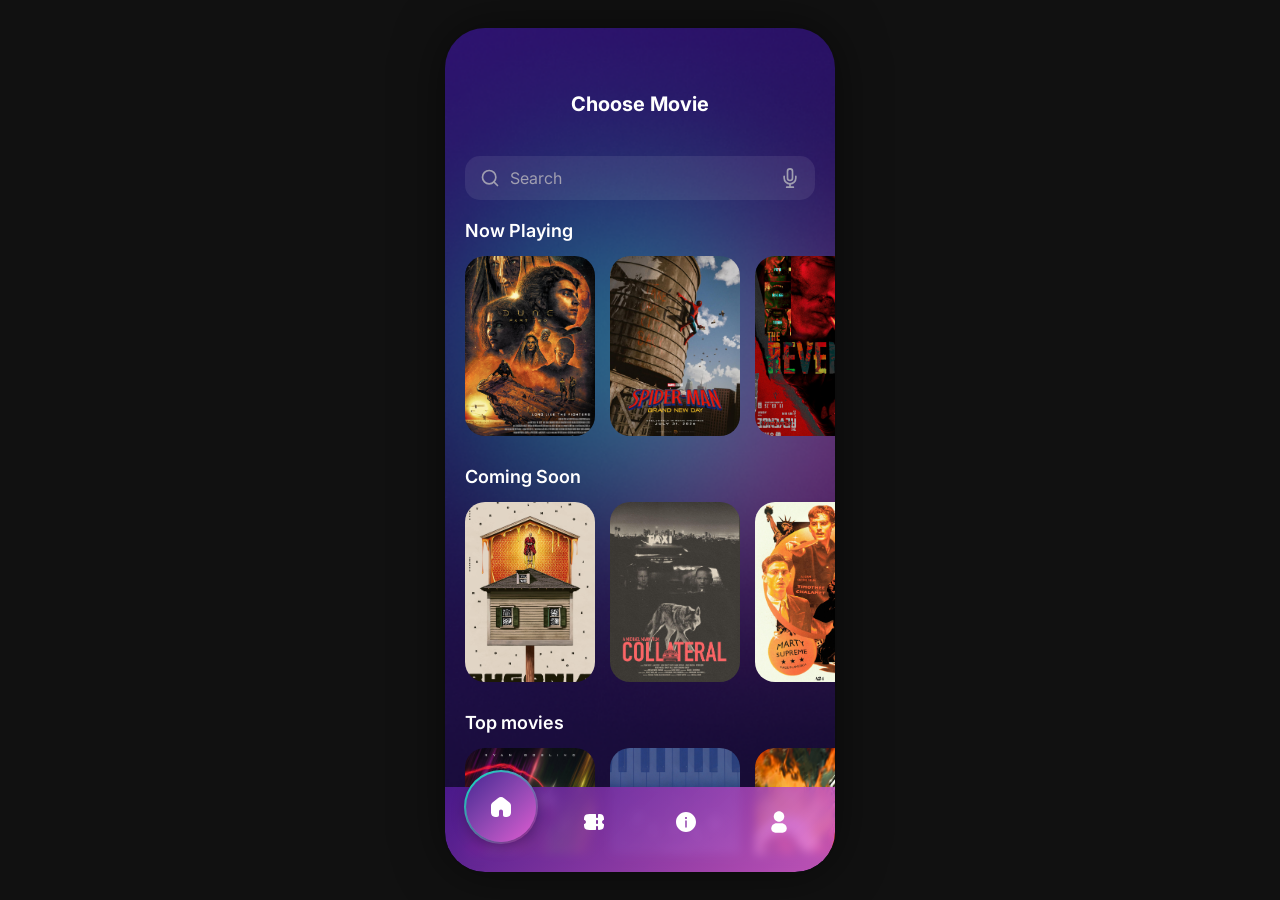
<file: index.html>
<!DOCTYPE html>
<html lang="en">
<head>
    <meta charset="UTF-8">
    <meta name="viewport" content="width=device-width, initial-scale=1.0, maximum-scale=1.0, user-scalable=no">
    <title>Choose Movie - Home</title>
    <link rel="stylesheet" href="style.css">
</head>
<body>
    <div class="app-container">
        <header class="seats-header">
            <a></a>
            <h1>Choose Movie</h1>
            <a></a>
        </header>

        <div class="search-container">
            <div class="search-box">
                <svg class="search-icon" width="20" height="20" viewBox="0 0 24 24" fill="none" stroke="#a09eb0" stroke-width="2" stroke-linecap="round" stroke-linejoin="round"><circle cx="11" cy="11" r="8"></circle><line x1="21" y1="21" x2="16.65" y2="16.65"></line></svg>
                <input type="text" placeholder="Search">
                <svg class="mic-icon" width="20" height="20" viewBox="0 0 24 24" fill="none" stroke="#a09eb0" stroke-width="2" stroke-linecap="round" stroke-linejoin="round"><path d="M12 1a3 3 0 0 0-3 3v8a3 3 0 0 0 6 0V4a3 3 0 0 0-3-3z"></path><path d="M19 10v2a7 7 0 0 1-14 0v-2"></path><line x1="12" y1="19" x2="12" y2="23"></line><line x1="8" y1="23" x2="16" y2="23"></line></svg>
            </div>
        </div>

        <main class="scrollable-content">
            <section class="movie-section">
                <h2>Now Playing</h2>
                <div class="poster-scroll">
                    <a href="movie1.html?id=docstrange" class="poster-link"><img src="poster1.jpg" alt="Poster 1" class="poster"></a>
                    <a href="movie1.html?id=spiderman" class="poster-link"><img src="poster2.jpg" alt="Poster 2" class="poster"></a>
                    
                    <a href="movie1.html?id=movie3" class="poster-link"><img src="poster3.jpg" alt="Poster 3" class="poster"></a>
                    <a href="movie1.html?id=movie4" class="poster-link"><img src="poster4.jpg" alt="Poster 4" class="poster"></a>
                </div>
            </section>

            <section class="movie-section">
                <h2>Coming Soon</h2>
                <div class="poster-scroll">
                    <a href="movie1.html?id=movie5" class="poster-link"><img src="poster7.jpg" alt="Poster 7" class="poster"></a>
                    <a href="movie1.html?id=movie6" class="poster-link"><img src="poster8.jpg" alt="Poster 8" class="poster"></a>
                    <a href="movie1.html?id=movie7" class="poster-link"><img src="poster9.jpg" alt="Poster 9" class="poster"></a>
                    <a href="movie1.html?id=movie8" class="poster-link"><img src="poster10.jpg" alt="Poster 10" class="poster"></a>
                </div>
            </section>

            <section class="movie-section last-section">
                <h2>Top movies</h2>
                <div class="poster-scroll">
                    <a href="movie1.html?id=movie9" class="poster-link"><img src="poster13.jpg" alt="Poster 13" class="poster"></a>
                    <a href="movie1.html?id=movie10" class="poster-link"><img src="poster14.jpg" alt="Poster 14" class="poster"></a>
                    <a href="movie1.html?id=movie11" class="poster-link"><img src="poster15.jpg" alt="Poster 15" class="poster"></a>
                    <a href="movie1.html?id=movie12" class="poster-link"><img src="poster16.jpg" alt="Poster 16" class="poster"></a>
                </div>
            </section>
        </main>

        <nav class="bottom-nav">
            <div class="nav-item active-nav">
                <div class="home-circlebg"></div>
                <a href="index.html" class="home-circle">
                    <svg width="24px" height="24px" viewBox="0 0 24.00 24.00" fill="none" xmlns="http://www.w3.org/2000/svg" stroke="#ffffff" stroke-width="0.00024000000000000003"><g id="SVGRepo_bgCarrier" stroke-width="0"></g><g id="SVGRepo_tracerCarrier" stroke-linecap="round" stroke-linejoin="round" stroke="#CCCCCC" stroke-width="0.24000000000000005"></g><g id="SVGRepo_iconCarrier"> <path fill-rule="evenodd" clip-rule="evenodd" d="M20.479 7.57827L15.093 3.12502C13.2787 1.62499 10.7213 1.62499 8.90703 3.12502L3.52097 7.57827C2.55059 8.38059 2 9.59705 2 10.8663V17.8109C2 20.066 3.73415 22 6 22H8C9.10457 22 10 21.1046 10 20V16.7478C10 15.4803 10.9521 14.5587 12 14.5587C13.0479 14.5587 14 15.4803 14 16.7478V20C14 21.1046 14.8954 22 16 22H18C20.2659 22 22 20.066 22 17.8109V10.8663C22 9.59706 21.4494 8.38059 20.479 7.57827Z" fill="#ffffff"></path> </g></svg>
                </a>
            </div>
            <div class="nav-item"><a href="tickets.html"><svg width="24px" height="24px" viewBox="0 0 24 24" fill="none" xmlns="http://www.w3.org/2000/svg"><g id="SVGRepo_bgCarrier" stroke-width="0"></g><g id="SVGRepo_tracerCarrier" stroke-linecap="round" stroke-linejoin="round"></g><g id="SVGRepo_iconCarrier"> <path fill-rule="evenodd" clip-rule="evenodd" d="M14.0079 19.0029L14.0137 17C14.0137 16.4477 14.4625 16 15.0162 16C15.5698 16 16.0187 16.4477 16.0187 17V18.9765C16.0187 19.458 16.0187 19.6988 16.1731 19.8464C16.3275 19.9941 16.5637 19.984 17.0362 19.964C18.8991 19.8852 20.0437 19.6332 20.8504 18.8284C21.6591 18.0218 21.911 16.8766 21.9894 15.0105C22.005 14.6405 22.0128 14.4554 21.9437 14.332C21.8746 14.2085 21.5987 14.0545 21.0469 13.7463C20.4341 13.4041 20.0199 12.7503 20.0199 12C20.0199 11.2497 20.4341 10.5959 21.0469 10.2537C21.5987 9.94554 21.8746 9.79147 21.9437 9.66803C22.0128 9.54458 22.005 9.35954 21.9894 8.98947C21.911 7.12339 21.6591 5.97823 20.8504 5.17157C19.9727 4.29604 18.6952 4.0748 16.5278 4.0189C16.2482 4.01169 16.0187 4.23718 16.0187 4.51618V7C16.0187 7.55228 15.5698 8 15.0162 8C14.4625 8 14.0137 7.55228 14.0137 7L14.0064 4.49855C14.0056 4.22298 13.7814 4 13.5052 4H9.99502C6.21439 4 4.32407 4 3.14958 5.17157C2.34091 5.97823 2.08903 7.12339 2.01058 8.98947C1.99502 9.35954 1.98724 9.54458 2.05634 9.66802C2.12545 9.79147 2.40133 9.94554 2.95308 10.2537C3.56586 10.5959 3.98007 11.2497 3.98007 12C3.98007 12.7503 3.56586 13.4041 2.95308 13.7463C2.40133 14.0545 2.12545 14.2085 2.05634 14.332C1.98724 14.4554 1.99502 14.6405 2.01058 15.0105C2.08903 16.8766 2.34091 18.0218 3.14958 18.8284C4.32407 20 6.21438 20 9.99502 20H13.0054C13.4767 20 13.7124 20 13.8591 19.8541C14.0058 19.7081 14.0065 19.4731 14.0079 19.0029ZM16.0187 13V11C16.0187 10.4477 15.5698 10 15.0162 10C14.4625 10 14.0137 10.4477 14.0137 11V13C14.0137 13.5523 14.4625 14 15.0162 14C15.5698 14 16.0187 13.5523 16.0187 13Z" fill="#ffffff"></path> </g></svg></a></div>
            <div class="nav-item"><a href="info.html"><svg width="24px" height="24px" viewBox="0 0 24 24" fill="none" xmlns="http://www.w3.org/2000/svg"><g id="SVGRepo_bgCarrier" stroke-width="0"></g><g id="SVGRepo_tracerCarrier" stroke-linecap="round" stroke-linejoin="round"></g><g id="SVGRepo_iconCarrier"> <path fill-rule="evenodd" clip-rule="evenodd" d="M22 12C22 17.5228 17.5228 22 12 22C6.47715 22 2 17.5228 2 12C2 6.47715 6.47715 2 12 2C17.5228 2 22 6.47715 22 12ZM12 17.75C12.4142 17.75 12.75 17.4142 12.75 17V11C12.75 10.5858 12.4142 10.25 12 10.25C11.5858 10.25 11.25 10.5858 11.25 11V17C11.25 17.4142 11.5858 17.75 12 17.75ZM12 7C12.5523 7 13 7.44772 13 8C13 8.55228 12.5523 9 12 9C11.4477 9 11 8.55228 11 8C11 7.44772 11.4477 7 12 7Z" fill="#ffffff"></path> </g></svg></a></div>
            <div class="nav-item"><a href="profile.html"><svg width="24px" height="24px" viewBox="0 0 24 24" fill="none" xmlns="http://www.w3.org/2000/svg"><g id="SVGRepo_bgCarrier" stroke-width="0"></g><g id="SVGRepo_tracerCarrier" stroke-linecap="round" stroke-linejoin="round"></g><g id="SVGRepo_iconCarrier"> <g id="style=fill"> <g id="profile"> <path id="vector (Stroke)" fill-rule="evenodd" clip-rule="evenodd" d="M6.75 6.5C6.75 3.6005 9.1005 1.25 12 1.25C14.8995 1.25 17.25 3.6005 17.25 6.5C17.25 9.3995 14.8995 11.75 12 11.75C9.1005 11.75 6.75 9.3995 6.75 6.5Z" fill="#ffffff"></path> <path id="rec (Stroke)" fill-rule="evenodd" clip-rule="evenodd" d="M4.25 18.5714C4.25 15.6325 6.63249 13.25 9.57143 13.25H14.4286C17.3675 13.25 19.75 15.6325 19.75 18.5714C19.75 20.8792 17.8792 22.75 15.5714 22.75H8.42857C6.12081 22.75 4.25 20.8792 4.25 18.5714Z" fill="#ffffff"></path> </g> </g> </g></svg></a></div>
        </nav>
    </div>
</body>
</html>
</file>
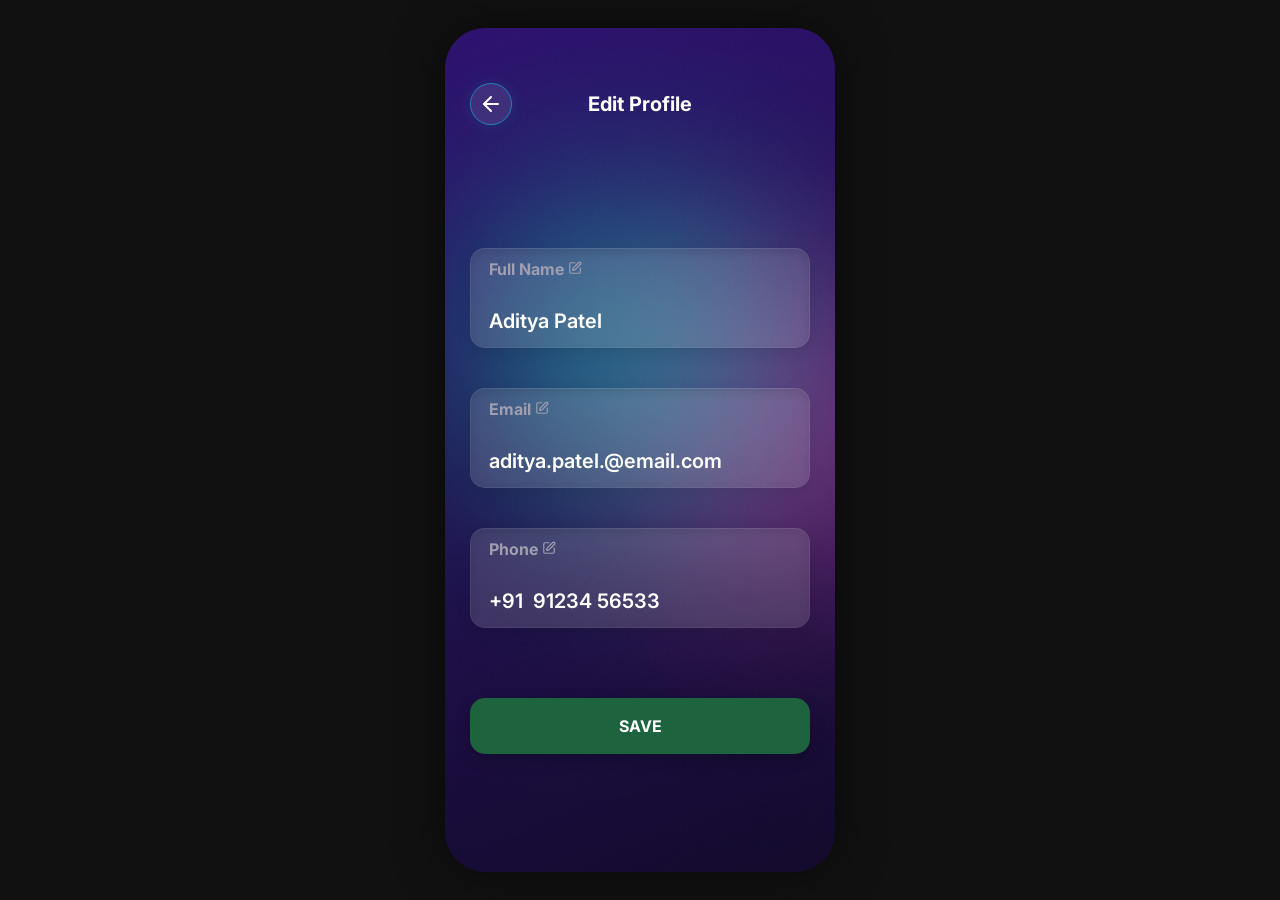
<file: editprofile.html>
<!DOCTYPE html>
<html lang="en">
<head>
    <meta charset="UTF-8">
    <meta name="viewport" content="width=device-width, initial-scale=1.0, maximum-scale=1.0, user-scalable=no">
    <title>Edit Profile</title>
    <link rel="stylesheet" href="style.css">
</head>
<body>
    <div class="app-container ">
        
        <header class="edit-profile-header">
            <a href="info.html" class="icon-btn">
                <svg width="24" height="24" viewBox="0 0 24 24" fill="none" stroke="white" stroke-width="2" stroke-linecap="round" stroke-linejoin="round"><line x1="19" y1="12" x2="5" y2="12"></line><polyline points="12 19 5 12 12 5"></polyline></svg>
            </a>
            <h1>Edit Profile</h1>
        </header>

        <main class="edit-profile-main scrollable-content">
            
           <br><br><br><br><br><br>

            <form class="profile-form">
                
                <div class="glass-input-group">
                    <label for="full-name">Full Name    <svg xmlns="http://www.w3.org/2000/svg" width="14" height="14" viewBox="0 0 24 24" fill="none" stroke="#a09eb0" stroke-width="2" stroke-linecap="round" stroke-linejoin="round" class="lucide lucide-square-pen-icon lucide-square-pen"><path d="M12 3H5a2 2 0 0 0-2 2v14a2 2 0 0 0 2 2h14a2 2 0 0 0 2-2v-7"/><path d="M18.375 2.625a1 1 0 0 1 3 3l-9.013 9.014a2 2 0 0 1-.853.505l-2.873.84a.5.5 0 0 1-.62-.62l.84-2.873a2 2 0 0 1 .506-.852z"/></svg></label>
                    <br><input type="text" id="full-name" class="glass-input" value="Aditya Patel">
                </div>
<br><br>
                <div class="glass-input-group">
                    <label for="email">Email    <svg xmlns="http://www.w3.org/2000/svg" width="14" height="14" viewBox="0 0 24 24" fill="none" stroke="#a09eb0" stroke-width="2" stroke-linecap="round" stroke-linejoin="round" class="lucide lucide-square-pen-icon lucide-square-pen"><path d="M12 3H5a2 2 0 0 0-2 2v14a2 2 0 0 0 2 2h14a2 2 0 0 0 2-2v-7"/><path d="M18.375 2.625a1 1 0 0 1 3 3l-9.013 9.014a2 2 0 0 1-.853.505l-2.873.84a.5.5 0 0 1-.62-.62l.84-2.873a2 2 0 0 1 .506-.852z"/></svg></label>
                   <br> <input type="email" id="email" class="glass-input" value="aditya.patel.@email.com">
                </div>
<br><br>
                <div class="glass-input-group">
                    <label for="phone">Phone    <svg xmlns="http://www.w3.org/2000/svg" width="14" height="14" viewBox="0 0 24 24" fill="none" stroke="#a09eb0" stroke-width="2" stroke-linecap="round" stroke-linejoin="round" class="lucide lucide-square-pen-icon lucide-square-pen"><path d="M12 3H5a2 2 0 0 0-2 2v14a2 2 0 0 0 2 2h14a2 2 0 0 0 2-2v-7"/><path d="M18.375 2.625a1 1 0 0 1 3 3l-9.013 9.014a2 2 0 0 1-.853.505l-2.873.84a.5.5 0 0 1-.62-.62l.84-2.873a2 2 0 0 1 .506-.852z"/></svg></label>
                    <br><input type="tel" id="phone" class="glass-input icon-padded-input" value="+91  91234 56533">
                </div>
                <br><br><br>

                <button type="button" class="save-changes-btn" onclick="window.location.href='index.html'">SAVE</button>
                
            </form>
        </main>

    </div>
</body>
</html>
</file>
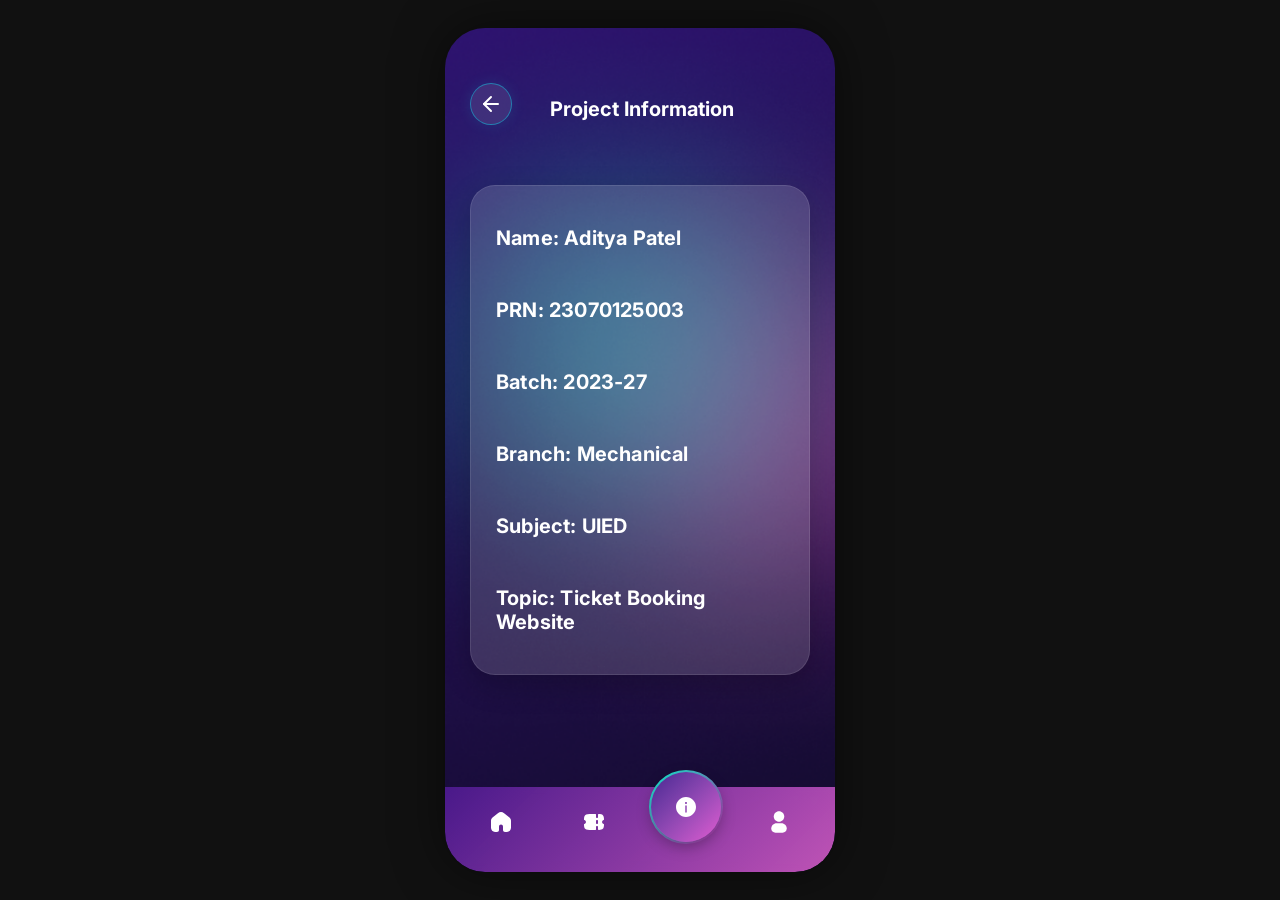
<file: info.html>
<!DOCTYPE html>
<html lang="en">
<head>
    <meta charset="UTF-8">
    <meta name="viewport" content="width=device-width, initial-scale=1.0, maximum-scale=1.0, user-scalable=no">
    <title> Project Info</title>
    <link rel="stylesheet" href="style.css">
</head>
<body>
    <div class="app-container">
        
        <header class="seats-header">
            <a href="index.html" class="icon-btn">
                <svg width="24" height="24" viewBox="0 0 24 24" fill="none" stroke="white" stroke-width="2" stroke-linecap="round" stroke-linejoin="round"><line x1="19" y1="12" x2="5" y2="12"></line><polyline points="12 19 5 12 12 5"></polyline></svg>
            </a>
            <h1>Project Information</h1>
            <a></a><a></a>
        </header>

        <main class="info-container">
            <div class="info-card">
                <p>Name: Aditya Patel</p>
                <br>
                <p>PRN: 23070125003</p>
                <br>
                <p>Batch: 2023-27</p>
                <br>
                <p>Branch: Mechanical</p>
                <br>
                <p>Subject: UIED</p>
                <br>
                <p>Topic: Ticket Booking Website</p>
            </div>
        </main>

        <nav class="bottom-nav">
            <div class="nav-item">
                <a href="index.html">
                    <svg width="24px" height="24px" viewBox="0 0 24.00 24.00" fill="none" xmlns="http://www.w3.org/2000/svg" stroke="#ffffff" stroke-width="0.00024000000000000003"><g id="SVGRepo_bgCarrier" stroke-width="0"></g><g id="SVGRepo_tracerCarrier" stroke-linecap="round" stroke-linejoin="round" stroke="#CCCCCC" stroke-width="0.24000000000000005"></g><g id="SVGRepo_iconCarrier"> <path fill-rule="evenodd" clip-rule="evenodd" d="M20.479 7.57827L15.093 3.12502C13.2787 1.62499 10.7213 1.62499 8.90703 3.12502L3.52097 7.57827C2.55059 8.38059 2 9.59705 2 10.8663V17.8109C2 20.066 3.73415 22 6 22H8C9.10457 22 10 21.1046 10 20V16.7478C10 15.4803 10.9521 14.5587 12 14.5587C13.0479 14.5587 14 15.4803 14 16.7478V20C14 21.1046 14.8954 22 16 22H18C20.2659 22 22 20.066 22 17.8109V10.8663C22 9.59706 21.4494 8.38059 20.479 7.57827Z" fill="#ffffff"></path> </g></svg>                </a>
            </div>
            
    

            <div class="nav-item">
                <a href="tickets.html">
                    <svg width="24px" height="24px" viewBox="0 0 24 24" fill="none" xmlns="http://www.w3.org/2000/svg"><g id="SVGRepo_bgCarrier" stroke-width="0"></g><g id="SVGRepo_tracerCarrier" stroke-linecap="round" stroke-linejoin="round"></g><g id="SVGRepo_iconCarrier"> <path fill-rule="evenodd" clip-rule="evenodd" d="M14.0079 19.0029L14.0137 17C14.0137 16.4477 14.4625 16 15.0162 16C15.5698 16 16.0187 16.4477 16.0187 17V18.9765C16.0187 19.458 16.0187 19.6988 16.1731 19.8464C16.3275 19.9941 16.5637 19.984 17.0362 19.964C18.8991 19.8852 20.0437 19.6332 20.8504 18.8284C21.6591 18.0218 21.911 16.8766 21.9894 15.0105C22.005 14.6405 22.0128 14.4554 21.9437 14.332C21.8746 14.2085 21.5987 14.0545 21.0469 13.7463C20.4341 13.4041 20.0199 12.7503 20.0199 12C20.0199 11.2497 20.4341 10.5959 21.0469 10.2537C21.5987 9.94554 21.8746 9.79147 21.9437 9.66803C22.0128 9.54458 22.005 9.35954 21.9894 8.98947C21.911 7.12339 21.6591 5.97823 20.8504 5.17157C19.9727 4.29604 18.6952 4.0748 16.5278 4.0189C16.2482 4.01169 16.0187 4.23718 16.0187 4.51618V7C16.0187 7.55228 15.5698 8 15.0162 8C14.4625 8 14.0137 7.55228 14.0137 7L14.0064 4.49855C14.0056 4.22298 13.7814 4 13.5052 4H9.99502C6.21439 4 4.32407 4 3.14958 5.17157C2.34091 5.97823 2.08903 7.12339 2.01058 8.98947C1.99502 9.35954 1.98724 9.54458 2.05634 9.66802C2.12545 9.79147 2.40133 9.94554 2.95308 10.2537C3.56586 10.5959 3.98007 11.2497 3.98007 12C3.98007 12.7503 3.56586 13.4041 2.95308 13.7463C2.40133 14.0545 2.12545 14.2085 2.05634 14.332C1.98724 14.4554 1.99502 14.6405 2.01058 15.0105C2.08903 16.8766 2.34091 18.0218 3.14958 18.8284C4.32407 20 6.21438 20 9.99502 20H13.0054C13.4767 20 13.7124 20 13.8591 19.8541C14.0058 19.7081 14.0065 19.4731 14.0079 19.0029ZM16.0187 13V11C16.0187 10.4477 15.5698 10 15.0162 10C14.4625 10 14.0137 10.4477 14.0137 11V13C14.0137 13.5523 14.4625 14 15.0162 14C15.5698 14 16.0187 13.5523 16.0187 13Z" fill="#ffffff"></path> </g></svg>
                </a>
            </div>

            <div class="nav-item active-nav">
                <div class="home-circlebg"></div>
                <div class="home-circle">
                    <svg width="24px" height="24px" viewBox="0 0 24 24" fill="none" xmlns="http://www.w3.org/2000/svg"><g id="SVGRepo_bgCarrier" stroke-width="0"></g><g id="SVGRepo_tracerCarrier" stroke-linecap="round" stroke-linejoin="round"></g><g id="SVGRepo_iconCarrier"> <path fill-rule="evenodd" clip-rule="evenodd" d="M22 12C22 17.5228 17.5228 22 12 22C6.47715 22 2 17.5228 2 12C2 6.47715 6.47715 2 12 2C17.5228 2 22 6.47715 22 12ZM12 17.75C12.4142 17.75 12.75 17.4142 12.75 17V11C12.75 10.5858 12.4142 10.25 12 10.25C11.5858 10.25 11.25 10.5858 11.25 11V17C11.25 17.4142 11.5858 17.75 12 17.75ZM12 7C12.5523 7 13 7.44772 13 8C13 8.55228 12.5523 9 12 9C11.4477 9 11 8.55228 11 8C11 7.44772 11.4477 7 12 7Z" fill="#ffffff"></path> </g></svg>
                </div>
            </div>

            <div class="nav-item">
            <div class="nav-item"><a href="profile.html"><svg width="24px" height="24px" viewBox="0 0 24 24" fill="none" xmlns="http://www.w3.org/2000/svg"><g id="SVGRepo_bgCarrier" stroke-width="0"></g><g id="SVGRepo_tracerCarrier" stroke-linecap="round" stroke-linejoin="round"></g><g id="SVGRepo_iconCarrier"> <g id="style=fill"> <g id="profile"> <path id="vector (Stroke)" fill-rule="evenodd" clip-rule="evenodd" d="M6.75 6.5C6.75 3.6005 9.1005 1.25 12 1.25C14.8995 1.25 17.25 3.6005 17.25 6.5C17.25 9.3995 14.8995 11.75 12 11.75C9.1005 11.75 6.75 9.3995 6.75 6.5Z" fill="#ffffff"></path> <path id="rec (Stroke)" fill-rule="evenodd" clip-rule="evenodd" d="M4.25 18.5714C4.25 15.6325 6.63249 13.25 9.57143 13.25H14.4286C17.3675 13.25 19.75 15.6325 19.75 18.5714C19.75 20.8792 17.8792 22.75 15.5714 22.75H8.42857C6.12081 22.75 4.25 20.8792 4.25 18.5714Z" fill="#ffffff"></path> </g> </g> </g></svg></a></div>
            </div>
        </nav>
    </div>
</body>
</html>
</file>
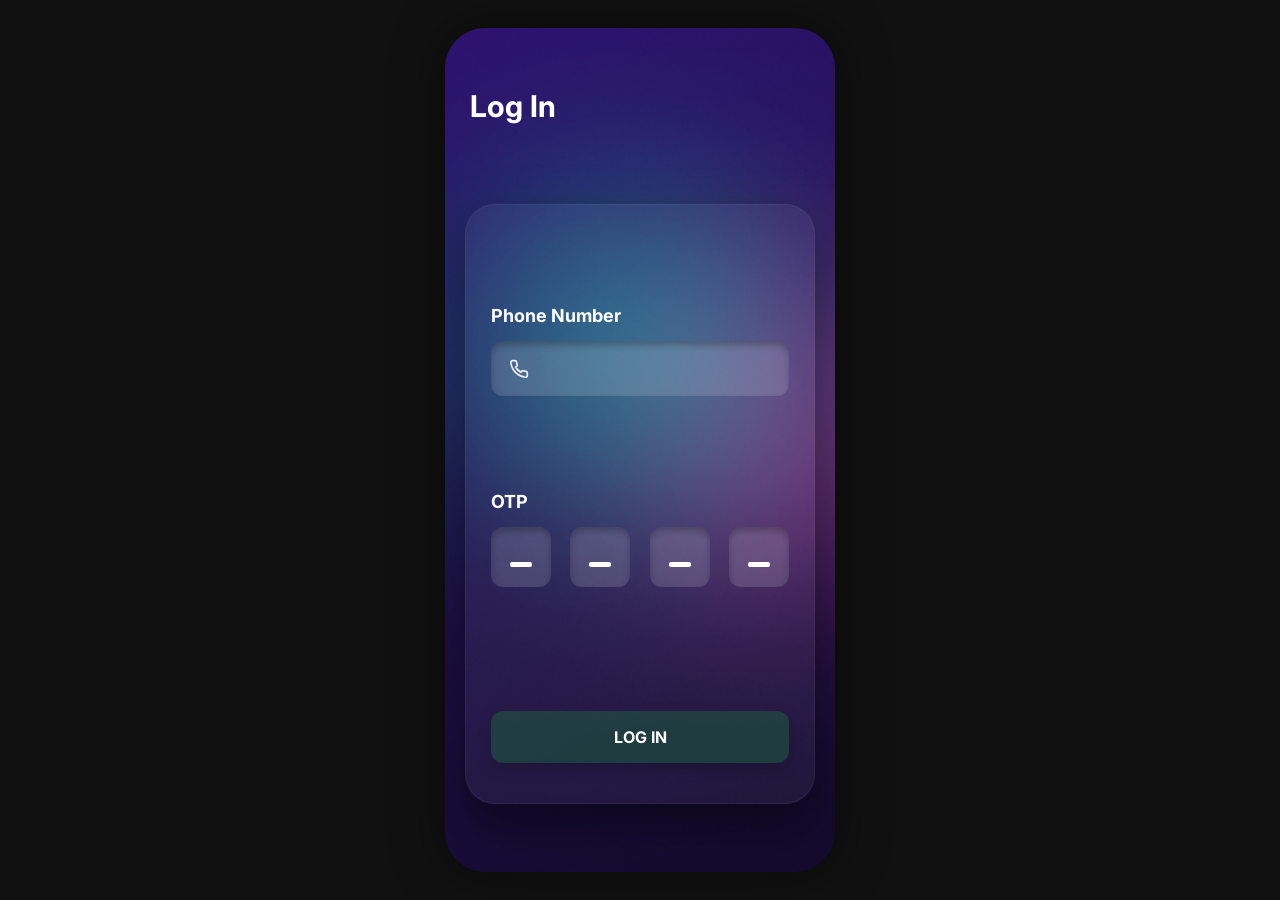
<file: login.html>
<!DOCTYPE html>
<html lang="en">
<head>
    <meta charset="UTF-8">
    <meta name="viewport" content="width=device-width, initial-scale=1.0, maximum-scale=1.0, user-scalable=no">
    <title>Log In</title>
    <link rel="stylesheet" href="style.css">
</head>
<body>
    <div class="app-container">
        <h2 class="login-title">Log In</h2>
        
        <div class="login-wrapper">
            <div class="login-card">
                
                <div class="form-group">
                    <br><br><br>
                    <label class="form-label">Phone Number</label>
                    <div class="phone-input-container">
                        <svg class="phone-icon" width="20" height="20" viewBox="0 0 24 24" fill="none" stroke="white" stroke-width="2" stroke-linecap="round" stroke-linejoin="round">
                            <path d="M22 16.92v3a2 2 0 0 1-2.18 2 19.79 19.79 0 0 1-8.63-3.07 19.5 19.5 0 0 1-6-6 19.79 19.79 0 0 1-3.07-8.67A2 2 0 0 1 4.11 2h3a2 2 0 0 1 2 1.72 12.84 12.84 0 0 0 .7 2.81 2 2 0 0 1-.45 2.11L8.09 9.91a16 16 0 0 0 6 6l1.27-1.27a2 2 0 0 1 2.11-.45 12.84 12.84 0 0 0 2.81.7A2 2 0 0 1 22 16.92z"></path>
                        </svg>
                        <input type="tel" id="phone-input" class="login-input" placeholder="">
                    </div>
                </div>
<br><br><br>
                <div class="form-group">
                    <label class="form-label">OTP</label>
                    <div class="otp-grid">
                        <div class="otp-box-wrapper">
                            <input type="text" class="otp-input" maxlength="1" autocomplete="off">
                            <div class="otp-line"></div>
                        </div>
                        <div class="otp-box-wrapper">
                            <input type="text" class="otp-input" maxlength="1" autocomplete="off">
                            <div class="otp-line"></div>
                        </div>
                        <div class="otp-box-wrapper">
                            <input type="text" class="otp-input" maxlength="1" autocomplete="off">
                            <div class="otp-line"></div>
                        </div>
                        <div class="otp-box-wrapper">
                            <input type="text" class="otp-input" maxlength="1" autocomplete="off">
                            <div class="otp-line"></div>
                        </div>
                    </div>
                </div>

                <button id="login-btn" class="login-action-btn">LOG IN</button>

            </div>
        </div>

    </div>

    <script>
        document.addEventListener('DOMContentLoaded', () => {
            const otpInputs = document.querySelectorAll('.otp-input');
            const phoneInput = document.getElementById('phone-input');
            const loginBtn = document.getElementById('login-btn');
            
            // --- OTP UI Behavior ---
            otpInputs.forEach((input, index) => {
                input.addEventListener('input', (e) => {
                    const line = input.nextElementSibling;
                    
                    // Hide the white line if a number is entered
                    if(input.value.length > 0) {
                        line.style.opacity = '0';
                        // Auto-focus next input box
                        if(index < otpInputs.length - 1) {
                            otpInputs[index + 1].focus();
                        }
                    } else {
                        // Show line if empty
                        line.style.opacity = '1';
                    }
                });

                // Auto-focus previous input box on backspace
                input.addEventListener('keydown', (e) => {
                    if(e.key === 'Backspace' && input.value === '' && index > 0) {
                        otpInputs[index - 1].focus();
                    }
                });
            });

            // --- Login Validation Logic ---
            loginBtn.addEventListener('click', () => {
                const phoneValue = phoneInput.value.trim();
                
                // Count how many OTP boxes have a value
                let otpFilledCount = 0;
                otpInputs.forEach(input => {
                    if (input.value.trim() !== '') {
                        otpFilledCount++;
                    }
                });

                // Check conditions
                if (phoneValue === '') {
                    alert('Please enter your Phone Number.');
                } else if (otpFilledCount < 4) {
                    alert('Please enter the complete 4-digit OTP.');
                } else {
                    // Success! Redirect to home page
                    window.location.href = 'index.html';
                }
            });
        });
    </script>
</body>
</html>
</file>
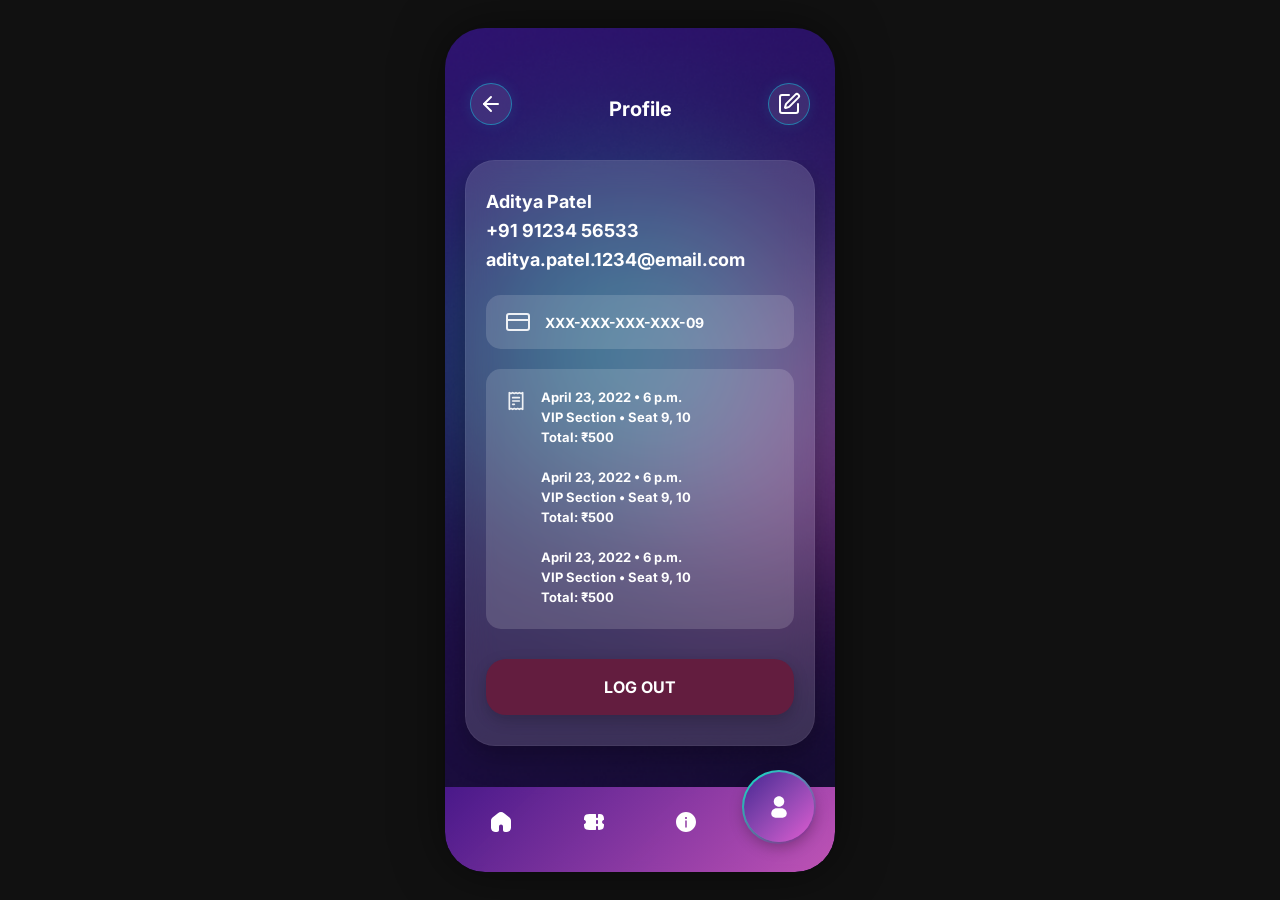
<file: profile.html>
<!DOCTYPE html>
<html lang="en">
<head>
    <meta charset="UTF-8">
    <meta name="viewport" content="width=device-width, initial-scale=1.0, maximum-scale=1.0, user-scalable=no">
    <title>Profile</title>
    <link rel="stylesheet" href="style.css">
</head>
<body>
    <div class="app-container">
        
        <header class="seats-header">
            <a href="index.html" class="icon-btn">
                <svg width="24" height="24" viewBox="0 0 24 24" fill="none" stroke="white" stroke-width="2" stroke-linecap="round" stroke-linejoin="round"><line x1="19" y1="12" x2="5" y2="12"></line><polyline points="12 19 5 12 12 5"></polyline></svg>
            </a>
            <h1>Profile</h1>
                        <a href="editprofile.html" class="icon-btn">
                <svg xmlns="http://www.w3.org/2000/svg" width="24" height="24" viewBox="0 0 24 24" fill="none" stroke="white" stroke-width="2" stroke-linecap="round" stroke-linejoin="round" class="lucide lucide-square-pen-icon lucide-square-pen"><path d="M12 3H5a2 2 0 0 0-2 2v14a2 2 0 0 0 2 2h14a2 2 0 0 0 2-2v-7"/><path d="M18.375 2.625a1 1 0 0 1 3 3l-9.013 9.014a2 2 0 0 1-.853.505l-2.873.84a.5.5 0 0 1-.62-.62l.84-2.873a2 2 0 0 1 .506-.852z"/></svg>            </button>
            </a>

        </header>

        <main class="profile-container">
            <div class="profile-card">
                
                <div class="profile-info">
                    <h2>Aditya Patel</h2>
                    <h2>+91  91234 56533</h2>
                    <h2>aditya.patel.1234@email.com</h2>
                </div>

                <div class="payment-method">
                    <svg width="24" height="24" viewBox="0 0 24 24" fill="none" stroke="white" stroke-width="2" stroke-linecap="round" stroke-linejoin="round"><rect x="1" y="4" width="22" height="16" rx="2" ry="2"></rect><line x1="1" y1="10" x2="23" y2="10"></line></svg>
                    <span>XXX-XXX-XXX-XXX-09</span>
                </div>

                <div class="booking-history">
                    <div class="history-item">
                        <div class="history-icon">
                            <svg width="20" height="20" viewBox="0 0 24 24" fill="none" stroke="white" stroke-width="2" stroke-linecap="round" stroke-linejoin="round"><path d="M4 2v20l2-1 2 1 2-1 2 1 2-1 2 1 2-1 2 1V2l-2 1-2-1-2 1-2-1-2 1-2-1-2 1-2-1Z"></path><line x1="16" y1="8" x2="8" y2="8"></line><line x1="16" y1="12" x2="8" y2="12"></line><line x1="10" y1="16" x2="8" y2="16"></line></svg>
                        </div>
                        <div class="history-details">
                            <p>April 23, 2022 • 6 p.m.</p>
                            <p>VIP Section • Seat 9, 10</p>
                            <p>Total: ₹500</p>
                        </div>
                    </div>

                    <div class="history-item">
                        <div class="history-icon" style="width: 20px;"></div>
                        <div class="history-details">
                            <p>April 23, 2022 • 6 p.m.</p>
                            <p>VIP Section • Seat 9, 10</p>
                            <p>Total: ₹500</p>
                        </div>
                    </div>

                    <div class="history-item">
                        <div class="history-icon" style="width: 20px;"></div>
                        <div class="history-details">
                            <p>April 23, 2022 • 6 p.m.</p>
                            <p>VIP Section • Seat 9, 10</p>
                            <p>Total: ₹500</p>
                        </div>
                    </div>
                </div>

                <button class="logout-btn" onclick="window.location.href='login.html'">LOG OUT</button>

            </div>
        </main>

        <nav class="bottom-nav">
            <div class="nav-item">
                <a href="index.html">
                    <svg width="24px" height="24px" viewBox="0 0 24.00 24.00" fill="none" xmlns="http://www.w3.org/2000/svg" stroke="#ffffff" stroke-width="0.00024000000000000003"><g id="SVGRepo_bgCarrier" stroke-width="0"></g><g id="SVGRepo_tracerCarrier" stroke-linecap="round" stroke-linejoin="round" stroke="#CCCCCC" stroke-width="0.24000000000000005"></g><g id="SVGRepo_iconCarrier"> <path fill-rule="evenodd" clip-rule="evenodd" d="M20.479 7.57827L15.093 3.12502C13.2787 1.62499 10.7213 1.62499 8.90703 3.12502L3.52097 7.57827C2.55059 8.38059 2 9.59705 2 10.8663V17.8109C2 20.066 3.73415 22 6 22H8C9.10457 22 10 21.1046 10 20V16.7478C10 15.4803 10.9521 14.5587 12 14.5587C13.0479 14.5587 14 15.4803 14 16.7478V20C14 21.1046 14.8954 22 16 22H18C20.2659 22 22 20.066 22 17.8109V10.8663C22 9.59706 21.4494 8.38059 20.479 7.57827Z" fill="#ffffff"></path> </g></svg>                </a>
            </div>
            <div class="nav-item"><a href="tickets.html"><svg width="24px" height="24px" viewBox="0 0 24 24" fill="none" xmlns="http://www.w3.org/2000/svg"><g id="SVGRepo_bgCarrier" stroke-width="0"></g><g id="SVGRepo_tracerCarrier" stroke-linecap="round" stroke-linejoin="round"></g><g id="SVGRepo_iconCarrier"> <path fill-rule="evenodd" clip-rule="evenodd" d="M14.0079 19.0029L14.0137 17C14.0137 16.4477 14.4625 16 15.0162 16C15.5698 16 16.0187 16.4477 16.0187 17V18.9765C16.0187 19.458 16.0187 19.6988 16.1731 19.8464C16.3275 19.9941 16.5637 19.984 17.0362 19.964C18.8991 19.8852 20.0437 19.6332 20.8504 18.8284C21.6591 18.0218 21.911 16.8766 21.9894 15.0105C22.005 14.6405 22.0128 14.4554 21.9437 14.332C21.8746 14.2085 21.5987 14.0545 21.0469 13.7463C20.4341 13.4041 20.0199 12.7503 20.0199 12C20.0199 11.2497 20.4341 10.5959 21.0469 10.2537C21.5987 9.94554 21.8746 9.79147 21.9437 9.66803C22.0128 9.54458 22.005 9.35954 21.9894 8.98947C21.911 7.12339 21.6591 5.97823 20.8504 5.17157C19.9727 4.29604 18.6952 4.0748 16.5278 4.0189C16.2482 4.01169 16.0187 4.23718 16.0187 4.51618V7C16.0187 7.55228 15.5698 8 15.0162 8C14.4625 8 14.0137 7.55228 14.0137 7L14.0064 4.49855C14.0056 4.22298 13.7814 4 13.5052 4H9.99502C6.21439 4 4.32407 4 3.14958 5.17157C2.34091 5.97823 2.08903 7.12339 2.01058 8.98947C1.99502 9.35954 1.98724 9.54458 2.05634 9.66802C2.12545 9.79147 2.40133 9.94554 2.95308 10.2537C3.56586 10.5959 3.98007 11.2497 3.98007 12C3.98007 12.7503 3.56586 13.4041 2.95308 13.7463C2.40133 14.0545 2.12545 14.2085 2.05634 14.332C1.98724 14.4554 1.99502 14.6405 2.01058 15.0105C2.08903 16.8766 2.34091 18.0218 3.14958 18.8284C4.32407 20 6.21438 20 9.99502 20H13.0054C13.4767 20 13.7124 20 13.8591 19.8541C14.0058 19.7081 14.0065 19.4731 14.0079 19.0029ZM16.0187 13V11C16.0187 10.4477 15.5698 10 15.0162 10C14.4625 10 14.0137 10.4477 14.0137 11V13C14.0137 13.5523 14.4625 14 15.0162 14C15.5698 14 16.0187 13.5523 16.0187 13Z" fill="#ffffff"></path> </g></svg></a></div>
            <div class="nav-item"><a href="info.html"><svg width="24px" height="24px" viewBox="0 0 24 24" fill="none" xmlns="http://www.w3.org/2000/svg"><g id="SVGRepo_bgCarrier" stroke-width="0"></g><g id="SVGRepo_tracerCarrier" stroke-linecap="round" stroke-linejoin="round"></g><g id="SVGRepo_iconCarrier"> <path fill-rule="evenodd" clip-rule="evenodd" d="M22 12C22 17.5228 17.5228 22 12 22C6.47715 22 2 17.5228 2 12C2 6.47715 6.47715 2 12 2C17.5228 2 22 6.47715 22 12ZM12 17.75C12.4142 17.75 12.75 17.4142 12.75 17V11C12.75 10.5858 12.4142 10.25 12 10.25C11.5858 10.25 11.25 10.5858 11.25 11V17C11.25 17.4142 11.5858 17.75 12 17.75ZM12 7C12.5523 7 13 7.44772 13 8C13 8.55228 12.5523 9 12 9C11.4477 9 11 8.55228 11 8C11 7.44772 11.4477 7 12 7Z" fill="#ffffff"></path> </g></svg></a></div>
            
            <div class="nav-item active-nav">
                <div class="home-circlebg"></div>
                <a href="profile.html" class="home-circle">
                    <svg width="24px" height="24px" viewBox="0 0 24 24" fill="none" xmlns="http://www.w3.org/2000/svg"><g id="SVGRepo_bgCarrier" stroke-width="0"></g><g id="SVGRepo_tracerCarrier" stroke-linecap="round" stroke-linejoin="round"></g><g id="SVGRepo_iconCarrier"> <g id="style=fill"> <g id="profile"> <path id="vector (Stroke)" fill-rule="evenodd" clip-rule="evenodd" d="M6.75 6.5C6.75 3.6005 9.1005 1.25 12 1.25C14.8995 1.25 17.25 3.6005 17.25 6.5C17.25 9.3995 14.8995 11.75 12 11.75C9.1005 11.75 6.75 9.3995 6.75 6.5Z" fill="#ffffff"></path> <path id="rec (Stroke)" fill-rule="evenodd" clip-rule="evenodd" d="M4.25 18.5714C4.25 15.6325 6.63249 13.25 9.57143 13.25H14.4286C17.3675 13.25 19.75 15.6325 19.75 18.5714C19.75 20.8792 17.8792 22.75 15.5714 22.75H8.42857C6.12081 22.75 4.25 20.8792 4.25 18.5714Z" fill="#ffffff"></path> </g> </g> </g></svg>
                </a>
            </div>
        </nav>
    </div>
</body>
</html>
</file>
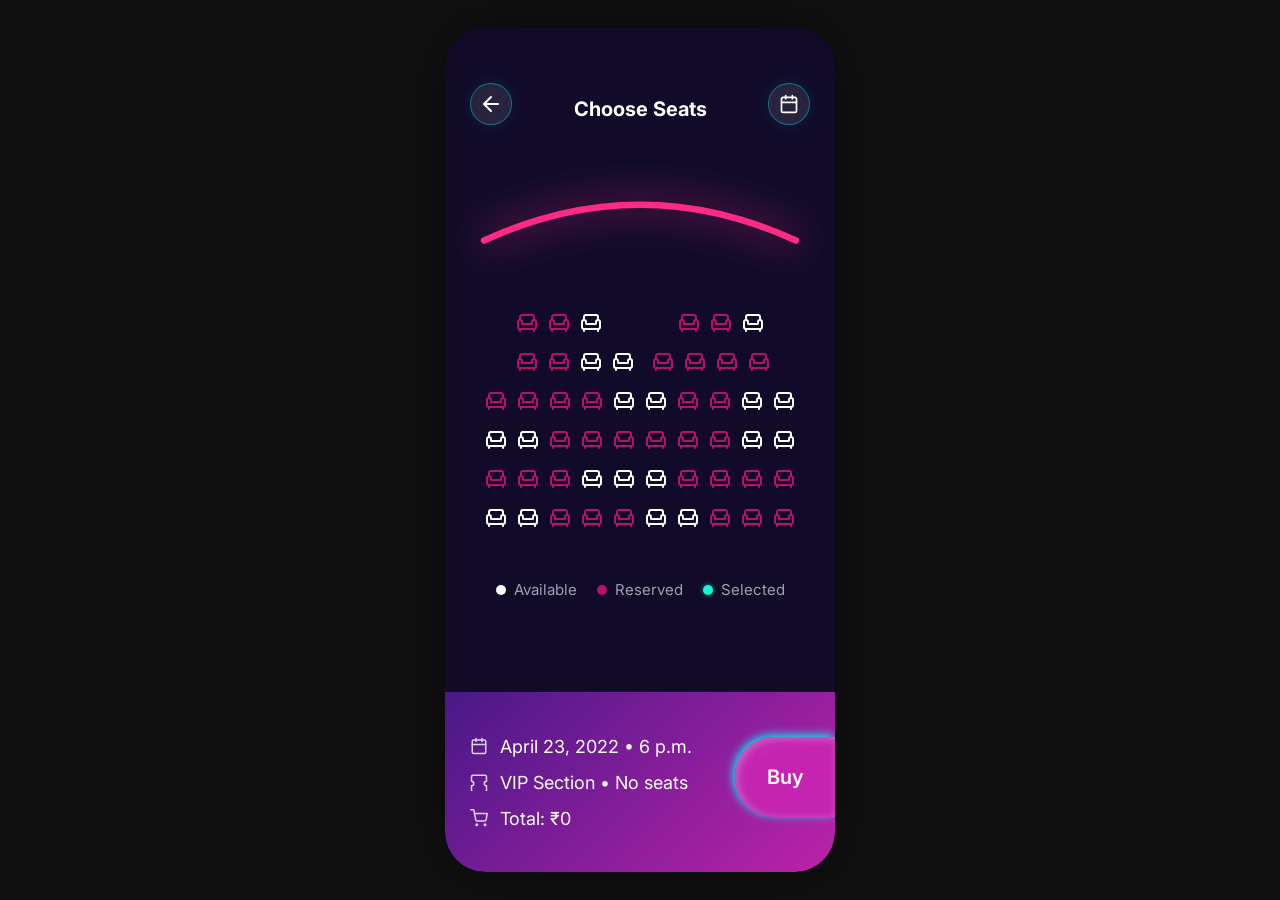
<file: seats.html>
<!DOCTYPE html>
<html lang="en">
<head>
    <meta charset="UTF-8">
    <meta name="viewport" content="width=device-width, initial-scale=1.0, maximum-scale=1.0, user-scalable=no">
    <title>Seat Booking</title>
    <link rel="stylesheet" href="style.css">
</head>
<body>
    <div class="app-container seats-bg">
        
        <header class="seats-header">
            <a href="index.html" class="icon-btn">
                <svg width="24" height="24" viewBox="0 0 24 24" fill="none" stroke="white" stroke-width="2" stroke-linecap="round" stroke-linejoin="round"><line x1="19" y1="12" x2="5" y2="12"></line><polyline points="12 19 5 12 12 5"></polyline></svg>
            </a>
            <h1>Choose Seats</h1>
            <a href="movie1.html"class="icon-btn">
                <svg width="20" height="20" viewBox="0 0 24 24" fill="none" stroke="white" stroke-width="2" stroke-linecap="round" stroke-linejoin="round"><rect x="3" y="4" width="18" height="18" rx="2" ry="2"></rect><line x1="16" y1="2" x2="16" y2="6"></line><line x1="8" y1="2" x2="8" y2="6"></line><line x1="3" y1="10" x2="21" y2="10"></line></svg>
            </a>
        </header>

        <div class="screen-container">
            <svg class="screen-arc" viewBox="0 0 300 40" fill="none" xmlns="http://www.w3.org/2000/svg">
                <path d="M30 35 Q 150 -20 270 35" stroke="#ff2a85" stroke-width="5" stroke-linecap="round"/>
            </svg>
        </div>

        <main class="seats-grid">
            <div class="seat-row split-row">
                <div class="seat-group">
                    <div class="seat reserved"></div>
                    <div class="seat reserved"></div>
                    <div class="seat available" data-seat="A3"></div>
                </div>
                <div class="seat-gap"></div>
                <div class="seat-group">
                    <div class="seat reserved"></div>
                    <div class="seat reserved"></div>
                    <div class="seat available" data-seat="A6"></div>
                </div>
            </div>

            <div class="seat-row split-row">
                <div class="seat-group">
                    <div class="seat reserved"></div>
                    <div class="seat reserved"></div>
                    <div class="seat available " data-seat="9"></div> 
                    <div class="seat available " data-seat="10"></div>
                </div>
                <div class="seat-gap"></div>
                <div class="seat-group">
                    <div class="seat reserved"></div>
                    <div class="seat reserved"></div>
                    <div class="seat reserved"></div>
                    <div class="seat reserved"></div>
                </div>
            </div>

            <div class="seat-row">
                <div class="seat reserved"></div>
                <div class="seat reserved"></div>
                <div class="seat reserved"></div>
                <div class="seat reserved"></div>
                <div class="seat available" data-seat="C5"></div>
                <div class="seat available" data-seat="C6"></div>
                <div class="seat reserved"></div>
                <div class="seat reserved"></div>
                <div class="seat available" data-seat="C9"></div>
                <div class="seat available" data-seat="C10"></div>
            </div>

            <div class="seat-row">
                <div class="seat available" data-seat="D1"></div>
                <div class="seat available" data-seat="D2"></div>
                <div class="seat reserved"></div>
                <div class="seat reserved"></div>
                <div class="seat reserved"></div>
                <div class="seat reserved"></div>
                <div class="seat reserved"></div>
                <div class="seat reserved"></div>
                <div class="seat available" data-seat="D9"></div>
                <div class="seat available" data-seat="D10"></div>
            </div>

            <div class="seat-row">
                <div class="seat reserved"></div>
                <div class="seat reserved"></div>
                <div class="seat reserved"></div>
                <div class="seat available" data-seat="E4"></div>
                <div class="seat available" data-seat="E5"></div>
                <div class="seat available" data-seat="E6"></div>
                <div class="seat reserved"></div>
                <div class="seat reserved"></div>
                <div class="seat reserved"></div>
                <div class="seat reserved"></div>
            </div>

            <div class="seat-row">
                <div class="seat available" data-seat="F1"></div>
                <div class="seat available" data-seat="F2"></div>
                <div class="seat reserved"></div>
                <div class="seat reserved"></div>
                <div class="seat reserved"></div>
                <div class="seat available" data-seat="F6"></div>
                <div class="seat available" data-seat="F7"></div>
                <div class="seat reserved"></div>
                <div class="seat reserved"></div>
                <div class="seat reserved"></div>
            </div>
        </main>

        <div class="seat-legend">
            <div class="legend-item"><span class="dot dot-available"></span>Available</div>
            <div class="legend-item"><span class="dot dot-reserved"></span>Reserved</div>
            <div class="legend-item"><span class="dot dot-selected"></span>Selected</div>
        </div>

        <footer class="checkout-sheet">
            <div class="checkout-info">
                <div class="info-row">
                    <svg width="18" height="18" viewBox="0 0 24 24" fill="none" stroke="white" stroke-width="2" stroke-linecap="round" stroke-linejoin="round"><rect x="3" y="4" width="18" height="18" rx="2" ry="2"></rect><line x1="16" y1="2" x2="16" y2="6"></line><line x1="8" y1="2" x2="8" y2="6"></line><line x1="3" y1="10" x2="21" y2="10"></line></svg>
                    <span id="display-datetime">April 23, 2022 • 6 p.m.</span>
                </div>
                <div class="info-row">
                    <svg width="18" height="18" viewBox="0 0 24 24" fill="none" stroke="white" stroke-width="2" stroke-linecap="round" stroke-linejoin="round"><path d="M4 3h16a2 2 0 0 1 2 2v6a3 3 0 0 0 0 6v6a2 2 0 0 1-2 2H4a2 2 0 0 1-2-2v-6a3 3 0 0 0 0-6V5a2 2 0 0 1 2-2z"></path></svg>
                    <span>VIP Section • <span id="display-seats">No seats</span></span>
                </div>
                <div class="info-row">
                    <svg width="18" height="18" viewBox="0 0 24 24" fill="none" stroke="white" stroke-width="2" stroke-linecap="round" stroke-linejoin="round"><circle cx="9" cy="21" r="1"></circle><circle cx="20" cy="21" r="1"></circle><path d="M1 1h4l2.68 13.39a2 2 0 0 0 2 1.61h9.72a2 2 0 0 0 2-1.61L23 6H6"></path></svg>
                    <span id="display-total">Total: ₹0</span>
                </div>
            </div>
            
            <div class="buy-ring">
                <button id="final-buy-btn" class="buy-btn">Buy</button>
            </div>
        </footer>
    </div>

    <script>
        document.addEventListener('DOMContentLoaded', () => {
            const storedDate = localStorage.getItem('movieDate') || 'April 23, 2022';
            const storedTime = localStorage.getItem('movieTime') || '6 p.m.';
            document.getElementById('display-datetime').innerText = `${storedDate} • ${storedTime}`;

            const SEAT_PRICE = 250; 
            let selectedSeats = [];
            const seatsDisplay = document.getElementById('display-seats');
            const totalDisplay = document.getElementById('display-total');
            const availableSeats = document.querySelectorAll('.seat.available');
            const buyButton = document.getElementById('final-buy-btn');
            
            availableSeats.forEach(seat => {
                if (seat.classList.contains('selected')) {
                    selectedSeats.push(seat.getAttribute('data-seat'));
                }
            });

            updateCheckout();

            availableSeats.forEach(seat => {
                seat.addEventListener('click', () => {
                    const seatId = seat.getAttribute('data-seat');
                    if (seat.classList.contains('selected')) {
                        seat.classList.remove('selected');
                        selectedSeats = selectedSeats.filter(id => id !== seatId);
                    } else {
                        seat.classList.add('selected');
                        selectedSeats.push(seatId);
                    }
                    updateCheckout();
                });
            });

            function updateCheckout() {
                if (selectedSeats.length > 0) {
                    selectedSeats.sort((a, b) => a.localeCompare(b, undefined, {numeric: true}));
                    seatsDisplay.innerText = `Seat ${selectedSeats.join(', ')}`;
                } else {
                    seatsDisplay.innerText = 'No seats';
                }

                const totalCost = selectedSeats.length * SEAT_PRICE;
                totalDisplay.innerText = `Total: ₹${totalCost}`;
            }

            buyButton.addEventListener('click', () => {
                if(selectedSeats.length > 0) {
                    localStorage.setItem('selectedSeats', selectedSeats.join(', '));
                    window.location.href = 'tickets.html';
                } else {
                    alert("Please select at least one seat to proceed.");
                }
            });
        });
    </script>
</body>
</html>
</file>
<file: style.css>
/* Import Inter font to match standard clean UI designs */
@import url('https://fonts.googleapis.com/css2?family=Inter:wght@400;500;600;700&display=swap');

/* =========================================
   GLOBAL & RESET STYLES
   ========================================= */
* {
    margin: 0;
    padding: 0;
    box-sizing: border-box;
    font-family: 'Inter', sans-serif;
    -webkit-font-smoothing: antialiased;
}

body {
    background-color: #111; 
    display: flex;
    justify-content: center;
    align-items: center;
    min-height: 100vh;
}

/* =========================================
   APP CONTAINER (MOBILE PHONE FRAME)
   ========================================= */
.app-container {
    width: 390px;
    height: 844px; 
    background-image: url('bg1.png'); 
    background-size: cover;
    background-position: center;
    position: relative; 
    border-radius: 40px; 
    overflow: hidden; 
    box-shadow: 0 0 50px rgba(0,0,0,0.5); 
    color: white; 
}

.movie-details-bg {
    background-image: none;
    background-color: #0b051d;
}

.seats-bg {
    background-image: none;
    background-color: #110b29; /* Extra deep dark purple specifically for seats page */
}

/* =========================================
   HOME PAGE STYLES
   ========================================= */
header h1 {
    text-align: center;
    font-size: 20px;
    font-weight: 700;
    margin-top: 60px; 
}

.search-container { padding: 20px; }
.search-box {
    background: rgba(255, 255, 255, 0.08); 
    border-radius: 15px;
    display: flex;
    align-items: center;
    padding: 12px 15px;
}
.search-box input {
    flex: 1; 
    background: transparent;
    border: none;
    color: white;
    font-size: 16px;
    margin-left: 10px;
    outline: none; 
}
.search-box input::placeholder { color: #a09eb0; }

.scrollable-content {
    height: calc(100% - 210px); 
    overflow-y: auto; 
    padding-bottom: 20px;
    
}
.scrollable-content::-webkit-scrollbar { display: none; }

.movie-section { margin-bottom: 30px; }
.movie-section h2 {
    font-size: 18px;
    font-weight: 600;
    margin-left: 20px;
    margin-bottom: 15px;
    
}
.last-section { margin-bottom: 90px; }

.poster-scroll {
    display: flex; 
    overflow-x: auto; 
    overflow-y: hidden;
    gap: 15px; 
    scroll-behavior:smooth;
    
}
.poster-scroll::-webkit-scrollbar { display: none; }

.poster-link {
    display: block; 
    width: 130px; 
    height: 180px; 
    flex-shrink: 0; 
    scroll-snap-align: start; 
    text-decoration: none; 
    border-radius: 20px;
    
}
.poster-link:first-child {
    margin-left: 20px;
}
.poster-link:last-child {
    margin-right: 20px;
}

.poster {
    width: 100%; 
    height: 100%; 
    object-fit: cover; 
    border-radius: 20px;
    background-color: rgba(255,255,255,0.1); 
    transition: transform 0.2s ease, opacity 0.2s ease; 
}
.poster-link:active .poster {
    transform: scale(0.95);
    opacity: 0.8;
}

/* =========================================
   BOTTOM NAV & GLOBALLY SHARED BUTTONS
   ========================================= */
.bottom-nav {
    position: absolute;
    bottom: 0;
    left: 0;
    width: 100%;
    height: 85px;
    background: linear-gradient(135deg, rgba(76, 26, 142, 0.95), rgba(235, 102, 217, 0.8));     display: flex;
    justify-content: space-around; 
    align-items: center;
    padding: 0 10px 15px; 
    backdrop-filter: blur(5px);
}
.nav-item {
    position: relative;
    display: flex;
    justify-content: center;
    align-items: center;
    width: 50px;
    height: 50px;
}
/* Ensure the anchor tags inside nav take full space and don't get default link styling */
.nav-item a {
    display: flex;
    justify-content: center;
    align-items: center;
    width: 100%;
    height: 100%;
    color: white;
    text-decoration: none;
}

.active-nav .home-circlebg {
    position: absolute;
    top: -27px; 
    width: 74px;
    height: 74px;
    border-radius: 50%;
    background: linear-gradient(135deg, #09FBD3, rgba(199, 36, 177, 0.95));
}
.active-nav .home-circle {
    position: absolute;
    top: -25px; 
    width: 70px;
    height: 70px;
    background: linear-gradient(135deg, rgba(76, 26, 142, 0.95), rgba(235, 102, 217, 0.8)); 
    border-radius: 50%;
    display: flex;
    justify-content: center;
    align-items: center;
    box-shadow: 0 5px 15px rgba(0, 0, 0, 0.3); 
}

/* =========================================
   MOVIE DETAILS PAGE
   ========================================= */
.hero-image-overlay {
    position: absolute;
    top: 0;
    left: 0;
    width: 100%;
    height: 65%;
    background-size: cover;
    background-position: center top;
    -webkit-mask-image: linear-gradient(to bottom, rgba(0,0,0,1) 50%, rgba(0,0,0,0) 100%);
    mask-image: linear-gradient(to bottom, rgba(0,0,0,1) 50%, rgba(0,0,0,0) 100%);
    z-index: 1;
}

.movie-header-actions {
    position: absolute;
    top: 55px; 
    left: 0;
    width: 100%;
    display: flex;
    justify-content: space-between;
    align-items: center;
    padding: 0 25px;
    z-index: 10;
}

.tiny-tagline {
    font-size: 10px;
    letter-spacing: 5px;
    opacity: 0.7;
}

.icon-btn {
    width: 42px;
    height: 42px;
    border-radius: 50%;
    background: rgba(255, 255, 255, 0.1); 
    backdrop-filter: blur(10px); 
    border: 1px solid rgba(0, 242, 255, 0.4); 
    display: flex;
    justify-content: center;
    align-items: center;
    cursor: pointer;
    text-decoration: none;
    box-shadow: 0 0 15px rgba(0, 242, 255, 0.1); 
}

.movie-info-container {
    position: absolute;
    bottom: 25px; 
    left: 0;
    width: 100%;
    z-index: 10;
    padding: 0 25px;
    text-align: center;
}

.movie-title { font-size: 24px; font-weight: 700; margin-bottom: 5px; }
.movie-subtitle { font-size: 16px; color: #e0e0e0; margin-bottom: 25px; }
.movie-synopsis { font-size: 13px; color: #b0b0c0; line-height: 1.5; margin-bottom: 25px; padding: 0 10px; }
.read-more { color: white; font-weight: 600; cursor: pointer; }

/* Date/Time Picker */
.datetime-section h3 { font-size: 16px; font-weight: 600; margin-bottom: 20px; }
.picker-arch { display: flex; justify-content: center; gap: 12px; }
.picker-col { display: flex; flex-direction: column; align-items: center; gap: 12px; }
.col-level-1 { transform: translateY(20px); } 
.col-level-2 { transform: translateY(5px); }  
.col-level-3 { transform: translateY(-10px); } 

.date-card, .time-card {
    background: #1c153b; 
    border-radius: 12px;
    display: flex;
    justify-content: center;
    align-items: center;
    box-shadow: 0 5px 15px rgba(0,0,0,0.3);
    border-top: 1px solid rgba(0, 242, 255, 0.4); 
    border-bottom: 1px solid rgba(0, 0, 0, 0.5);
    cursor: pointer;
    transition: transform 0.2s, background 0.3s ease, box-shadow 0.3s ease;
}
.date-card:active, .time-card:active { transform: scale(0.95); }

.date-card { flex-direction: column; width: 55px; height: 70px; gap: 5px; }
.date-card .day { font-size: 12px; color: #a09eb0; }
.date-card .date { font-size: 16px; font-weight: 700; }
.time-card { width: 55px; height: 35px; font-size: 13px; font-weight: 500; }

.active-date {
    background: linear-gradient(135deg, rgba(76, 26, 142, 0.95), rgba(199, 36, 177, 0.95)); 
    border-top: 1px solid rgba(255, 255, 255, 0.5); 
    box-shadow: 0 10px 25px rgba(199, 36, 177, 0.4); 
    color: white; font-weight: 700;
}
.active-time {    background: linear-gradient(135deg, rgba(26, 45, 142, 0.95), rgba(36, 199, 164, 0.95)); 
    border-top: 1px solid rgba(255, 255, 255, 0.5); 
    box-shadow: 0 10px 25px rgba(199, 36, 177, 0.4); 
    color: white; font-weight: 700;
}
.active-date .day { color: rgba(255,255,255,0.8); }
.active-date .date { font-size: 18px; }

/* Reservation Button */
.reservation-btn {
    width: 100%; margin-top: 30px; padding: 18px; border-radius: 20px;
    border: none; background: #1c153b; color: #555; font-size: 16px; font-weight: 600;
    cursor: not-allowed; transition: all 0.3s ease;
}
.reservation-btn.active {
    background: linear-gradient(135deg, rgba(76, 26, 142, 0.95), rgba(199, 36, 177, 0.95)); 
    color: white; cursor: pointer;
    box-shadow: 0 10px 25px rgba(199, 36, 177, 0.4); 
}
.reservation-btn.active:active { transform: scale(0.98); }

/* =========================================
   SEATS PAGE 
   ========================================= */
.seats-header {
    display: flex;
    justify-content: space-between;
    align-items: center;
    padding: 55px 25px 20px;
}
.seats-header h1 {
    text-align: center;
    font-size: 20px;
    font-weight: 700;
    margin-top: 9px; 
}

.screen-container {
    text-align: center;
    margin-bottom: 60px;
    margin-top: 50px;
    filter: drop-shadow(0px 0px 20px rgba(255, 42, 133, 1));
}

.seats-grid {
    display: flex;
    flex-direction: column;
    align-items: center;
    gap: 15px; 
    padding: 0 20px;
}
.seat-row {
    display: flex;
    justify-content: center;
    gap: 8px; 
}

.split-row {
    justify-content: space-between;
    width: 250px;
}
.seat-group {
    display: flex;
    gap: 8px;
}

.seat {
    width: 24px;
    height: 24px;
    background-size: contain;
    background-repeat: no-repeat;
    background-position: center;
    transition: transform 0.1s;
}
.seat.available {
    background-image: url("data:image/svg+xml,%3Csvg xmlns='http://www.w3.org/2000/svg' width='24' height='24' viewBox='0 0 24 24' fill='none' stroke='%23ffffff' stroke-width='2' stroke-linecap='round' stroke-linejoin='round' class='lucide lucide-armchair-icon lucide-armchair'%3E%3Cpath d='M19 9V6a2 2 0 0 0-2-2H7a2 2 0 0 0-2 2v3'/%3E%3Cpath d='M3 16a2 2 0 0 0 2 2h14a2 2 0 0 0 2-2v-5a2 2 0 0 0-4 0v1.5a.5.5 0 0 1-.5.5h-9a.5.5 0 0 1-.5-.5V11a2 2 0 0 0-4 0z'/%3E%3Cpath d='M5 18v2'/%3E%3Cpath d='M19 18v2'/%3E%3C/svg%3E");
    cursor: pointer;
}
.seat.available:active { transform: scale(0.8); }

.seat.reserved {
    background-image: url("data:image/svg+xml,%3Csvg xmlns='http://www.w3.org/2000/svg' width='24' height='24' viewBox='0 0 24 24' fill='none' stroke='%23B6116B' stroke-width='2' stroke-linecap='round' stroke-linejoin='round' class='lucide lucide-armchair-icon lucide-armchair'%3E%3Cpath d='M19 9V6a2 2 0 0 0-2-2H7a2 2 0 0 0-2 2v3'/%3E%3Cpath d='M3 16a2 2 0 0 0 2 2h14a2 2 0 0 0 2-2v-5a2 2 0 0 0-4 0v1.5a.5.5 0 0 1-.5.5h-9a.5.5 0 0 1-.5-.5V11a2 2 0 0 0-4 0z'/%3E%3Cpath d='M5 18v2'/%3E%3Cpath d='M19 18v2'/%3E%3C/svg%3E");
    pointer-events: none;
}
.seat.selected {
    background-image: url("data:image/svg+xml,%3Csvg xmlns='http://www.w3.org/2000/svg' width='24' height='24' viewBox='0 0 24 24' fill='none' stroke='%2309FBD3' stroke-width='2' stroke-linecap='round' stroke-linejoin='round' class='lucide lucide-armchair-icon lucide-armchair'%3E%3Cpath d='M19 9V6a2 2 0 0 0-2-2H7a2 2 0 0 0-2 2v3'/%3E%3Cpath d='M3 16a2 2 0 0 0 2 2h14a2 2 0 0 0 2-2v-5a2 2 0 0 0-4 0v1.5a.5.5 0 0 1-.5.5h-9a.5.5 0 0 1-.5-.5V11a2 2 0 0 0-4 0z'/%3E%3Cpath d='M5 18v2'/%3E%3Cpath d='M19 18v2'/%3E%3C/svg%3E");
}

.seat-legend {
    display: flex; justify-content: center; gap: 20px;
    margin-top: 50px; font-size: 15px; color: #a09eb0;
}
.legend-item { display: flex; align-items: center; gap: 8px; }
.dot { width: 10px; height: 10px; border-radius: 50%; }
.dot-available { background-color: #ffffff; }
.dot-reserved { background-color: #B6116B; } 
.dot-selected { background-color: #09FBD3; box-shadow: 0 0 5px rgba(9, 251, 211, 0.5); } 

.checkout-sheet {
    position: absolute; bottom: 0; width: 100%; height: 180px;
    background: linear-gradient(135deg, rgba(76, 26, 142, 0.95), rgba(199, 36, 177, 0.95));
    backdrop-filter: blur(10px); padding: 30px 25px; display: flex;
    justify-content: space-between; align-items: center;
}

.checkout-info { display: flex; flex-direction: column; gap: 15px; }
.info-row { display: flex; align-items: center; gap: 12px; font-size: 18px; color: white; }
.info-row svg { opacity: 0.8; }

.buy-ring {
    width: 100px; height: 80px; border-radius: 40px 0px 0px 40px;
    background: rgba(199, 36, 177, 0.95);
    box-shadow: -2px -2px 10px rgb(0, 242, 255), inset 2px 2px 10px rgba(255, 255, 255, 0.3);
    display: flex; justify-content: center; align-items: center;
    margin-bottom: 10px; margin-right: -25px;
}
.buy-btn {
    width: 70px; height: 70px; border-radius: 50%; background: transparent;
    border: none; color: white; font-weight: 600; font-size: 20px;
    cursor: pointer; backdrop-filter: blur(5px); transition: transform 0.1s;
}
.buy-btn:active { transform: scale(0.95); }

/* =========================================
   TICKETS PAGE STYLES
   ========================================= */

.ticket-instruction {
    text-align: center;
    font-size: 15px;
    margin: 10px 40px 25px;
    line-height: 1.5;
    color: #e0e0e0a5;
}

.ticket-carousel {
    position: relative;
    height: 440px;
    display: flex;
    justify-content: center;
    align-items: center;
}

.ticket-bg-card {
    position: absolute;
    width: 250px;
    height: 400px;
    border-radius: 25px;
    background: linear-gradient(to bottom, #1c153b, #0b051d); 
    border: 1px solid rgba(255,255,255,0.1);
    opacity: 0.8;
}
.left-bg {
    left: 10px;
    transform: rotate(-10deg) scale(0.9);
    background-image: url('poster2.jpg');

}
.right-bg {
    right: 10px;
    transform: rotate(10deg) scale(0.9);
        background-image: url('poster3.jpg');

}

.ticket-wrapper {
    filter: drop-shadow(0 20px 35px rgba(0,0,0,0.6));
    z-index: 5;
}

.ticket-main {
    width: 275px;
    height: 460px;
    position: relative;
    border-radius: 25px;
    background-color: #d8d8e5; 
    overflow: hidden;
    mask-image: radial-gradient(circle at 0px 280px, transparent 15px, white 16px), 
                        radial-gradient(circle at 100% 280px, transparent 15px, white 16px);
    mask-size: 51% 100%;
    mask-repeat: no-repeat;
    mask-position: left top, right top;
}

.ticket-top {
    height: 280px;
    background-image: url('fullposter1.jpg');
    background-size: cover;
    background-position: center;
}

.ticket-divider {
    position: absolute;
    top: 280px;
    left: 20px;
    right: 20px;
    height: 2px;
    background: repeating-linear-gradient(to right, transparent 0, transparent 8px, rgba(0,0,0,0.3) 8px, rgba(0,0,0,0.3) 16px);
}

.ticket-bottom {
    height: 200px;
    padding: 10px;
    background: linear-gradient(135deg, rgba(252, 218, 218, 0.9), rgb(173, 173, 255));
    
}

.ticket-details-grid {
    display: grid;
    grid-template-columns: 1fr 1fr;
    gap: 12px;
    margin-bottom: 0px;
}

.ticket-label {
    font-size: 12px;
    color: #7c2ae8; 
    font-weight: 600;
    text-transform: capitalize;
    margin-bottom: 3px;
}

.ticket-value {
    font-size: 14px;
    font-weight: 700;
    color: #000000;
}

.barcode {
    width: 100%;
    height: 55px;
    padding-top: 10px;
    
}

.pagination {
    display: flex;
    justify-content: center;
    gap: 10px;
    margin-top: 20px;
}
.pagination .dot {
    width: 6px;
    height: 6px;
    background: rgba(255,255,255,0.3);
    border-radius: 50%;
}
.pagination .dot.active {
    background: rgba(255,255,255,0.8);
}

/* =========================================
   NEW: PROFILE PAGE STYLES
   ========================================= */

.profile-container {
    padding: 0 20px;
    margin-top: 15px;
    height: calc(100% - 160px);
    overflow-y: auto;
}
.profile-container::-webkit-scrollbar { display: none; }

.profile-card {
    background: rgba(255, 255, 255, 0.15); 
    backdrop-filter: blur(15px);
    border-radius: 30px;
    padding: 30px 20px;
    box-shadow: 0 10px 30px rgba(0,0,0,0.3);
    border: 1px solid rgba(255,255,255,0.05);
}

.profile-info {
    margin-bottom: 25px;
}
.profile-info h2 {
    font-size: 18px;
    font-weight: 700;
    margin-bottom: 8px;
}
.profile-info p {
    font-size: 16px;
    font-weight: 700;
    margin-bottom: 5px;
    color: #ffffff;
}

.payment-method {
    background: rgba(255, 255, 255, 0.15); 
    border-radius: 15px;
    display: flex;
    align-items: center;
    padding: 15px 20px;
    gap: 15px;
    margin-bottom: 20px;
}
.payment-method svg { opacity: 0.9; }
.payment-method span { font-weight: 700; font-size: 14px; }

.booking-history {
    background: rgba(255, 255, 255, 0.15); 
    border-radius: 15px;
    padding: 20px;
    margin-bottom: 30px;
}
.history-item {
    display: flex;
    gap: 15px;
    margin-bottom: 20px;
}
.history-item:last-child { margin-bottom: 0; }
.history-icon svg { opacity: 0.9; margin-top: 2px; }
.history-details p {
    font-size: 13px;
    font-weight: 700;
    margin-bottom: 4px;
    color: #ffffff;
}

.logout-btn {
    width: 100%;
    padding: 18px;
    border-radius: 20px;
    border: none;
    background: #631d3f; /* Deep Burgundy color from image */
    color: white;
    font-size: 16px;
    font-weight: 700;
    cursor: pointer;
    box-shadow: 0 5px 15px rgba(0,0,0,0.2);
    transition: transform 0.1s;
}
.logout-btn:active { transform: scale(0.98); }


/* =========================================
   GLOBAL UTILITIES
   ========================================= */
.home-indicator {
    position: absolute;
    bottom: 8px;
    left: 50%;
    transform: translateX(-50%); 
    width: 130px;
    height: 4px;
    background-color: white;
    border-radius: 10px;
    z-index: 100;
}
/* =========================================
   NEW: INFO PAGE STYLES
   ========================================= */

.info-container {
    height: calc(100% - 160px);
    padding: 20px 25px;
    display: flex;
    flex-direction: column;
    margin-top: 20px;
}

.info-card {
    background: rgba(255, 255, 255, 0.15); 
    border-radius: 25px;
    padding: 40px 25px;
    box-shadow: 0 10px 30px rgba(0,0,0,0.2);
    border: 1px solid rgba(255, 255, 255, 0.1);
}

.info-card p {
    font-size: 20px;
    font-weight: 700;
    color: #ffffff;
    margin-bottom: 28px;
    letter-spacing: 0.2px;
}

.info-card p:last-child {
    margin-bottom: 0;
}

/* =========================================
   GLOBAL UTILITIES
   ========================================= */
.home-indicator {
    position: absolute;
    bottom: 8px;
    left: 50%;
    transform: translateX(-50%); 
    width: 130px;
    height: 4px;
    background-color: white;
    border-radius: 10px;
    z-index: 100;
}
/* =========================================
   NEW: EDIT PROFILE PAGE STYLES
   ========================================= */

.phone-frame-top {
    position: absolute;
    top: 0;
    left: 0;
    width: 100%;
    height: 44px; 
    display: flex;
    justify-content: space-between;
    align-items: center;
    padding: 0 30px; 
    z-index: 100;
    color: white;
    font-size: 14px;
    font-weight: 600;
}

.status-icons {
    display: flex;
    gap: 6px;
    align-items: center;
}

.phone-frame-bottom {
    position: absolute;
    bottom: 0;
    left: 0;
    width: 100%;
    height: 34px; 
    z-index: 100;
}

.phone-frame-bottom .home-indicator {
    bottom: 10px;
}

.edit-profile-header {
    position: absolute;
    top: 55px; 
    left: 0;
    width: 100%;
    display: flex;
    align-items: center;
    padding: 0 25px;
    z-index: 10;
}

.edit-profile-header h1 {
    flex: 1; 
    text-align: center;
    font-size: 20px;
    font-weight: 700;
    color: white;
    margin-right: 42px; 
    margin-top: 0;
}

.edit-profile-main {
    margin-top: 100px; 
    padding-bottom: 100px; 
    height: calc(100% - 100px);
}


.profile-form {
    padding: 0 25px;
}

.glass-input-group {
    width: 100%;
    height: 100px;
    border-radius: 15px;
    background: rgba(255, 255, 255, 0.15); 
    border: 1px solid rgba(255, 255, 255, 0.05); 
    padding: 0 18px;
    color: white;
    font-weight: 600;
    outline: none;
    box-shadow: inset 0px 4px 8px rgba(0,0,0,0.1), 0px 5px 15px rgba(0,0,0,0.1);
}

.glass-input-group label {
    display: block;
    font-size: 16px;
    font-weight: 700;
    color: #a09eb0; 
    margin-bottom: 10px;
    text-transform: capitalize;
    padding-top: 10px;
}

.glass-input {
    background: transparent; 
    border: transparent; 
    color: white;
    font-size: 20px;
    font-weight: 600;
    outline: none;
}


.save-changes-btn {
    width: 100%;
    padding: 18px;
    border-radius: 15px;
    background-color: #1d633e; 
    color: white;
    font-size: 16px;
    font-weight: 700;
    border: none;
    cursor: pointer;
    box-shadow: 0 5px 15px rgba(0,0,0,0.2);
    margin-top: 10px;
    transition: transform 0.1s;
}

.save-changes-btn:active {
    transform: scale(0.98);
}
/* =========================================
   NEW: LOGIN PAGE STYLES
   ========================================= */

.login-wrapper {
    display: flex;
    justify-content: center;
    padding: 0 20px;
    margin-top: 80px; 
    height: 600px; 
}

/* Matching the gradient exact colors from the image reference */
.login-card {
    background: rgba(255, 255, 255, 0.05); 
    border-radius: 30px;
    padding: 40px 25px;
    width: 100%;
    display: flex;
    flex-direction: column;
    box-shadow: 0 20px 50px rgba(0,0,0,0.5);
    border: 1px solid rgba(255, 255, 255, 0.05);
}

.login-title {
    font-size: 30px;
    font-weight: 700;
    color: white;
    margin-bottom: 45px;
    margin-top:60px;
    padding-left: 25px;
}

.form-group {
    margin-bottom: 35px;
}

.form-label {
    display: block;
    font-size: 18px;
    font-weight: 700;
    color: white;
    margin-bottom: 15px;
}

.phone-input-container {
    position: relative;
    width: 100%;
}

.phone-icon {
    position: absolute;
    left: 18px;
    top: 50%;
    transform: translateY(-50%);
    opacity: 0.9;
}

/* Specific exact coloring for login inputs to match reference */
.login-input {
    width: 100%;
    height: 55px;
    border-radius: 12px;
    background: rgba(255, 255, 255, 0.15); 
    border: none;
    padding-left: 50px;
    color: white;
    font-size: 16px;
    font-weight: 600;
    box-shadow: inset 0px 4px 6px rgba(0,0,0,0.25);
    outline: none;
}

.otp-grid {
    display: flex;
    gap: 15px;
    justify-content: space-between;
}

.otp-box-wrapper {
    position: relative;
    width: 60px;
    height: 60px;
}

.otp-input {
    width: 100%;
    height: 100%;
    border-radius: 12px;
    background: rgba(255, 255, 255, 0.15); 
    border: none;
    text-align: center;
    color: white;
    font-size: 24px;
    font-weight: 700;
    box-shadow: inset 0px 4px 6px rgba(0,0,0,0.25);
    outline: none;
}

/* Dash styling for inside the OTP boxes */
.otp-line {
    position: absolute;
    bottom: 20px;
    left: 50%;
    transform: translateX(-50%);
    width: 22px;
    height: 5px;
    background: white;
    border-radius: 2px;
    pointer-events: none;
    transition: opacity 0.1s ease;
}

.login-action-btn {
    width: 100%;
    padding: 16px;
    border-radius: 12px;
    background-color: #1d633e79; /* Exact matching Dark green */
    color: white;
    font-size: 16px;
    font-weight: 700;
    border: none;
    margin-top: auto; 
    cursor: pointer;
    box-shadow: 0 5px 15px rgba(0,0,0,0.2);
    transition: transform 0.1s;
}

.login-action-btn:active {
    transform: scale(0.98);
}

/* =========================================
   GLOBAL UTILITIES
   ========================================= */
.home-indicator {
    position: absolute;
    bottom: 8px;
    left: 50%;
    transform: translateX(-50%); 
    width: 130px;
    height: 4px;
    background-color: white;
    border-radius: 10px;
    z-index: 100;
}
</file>
